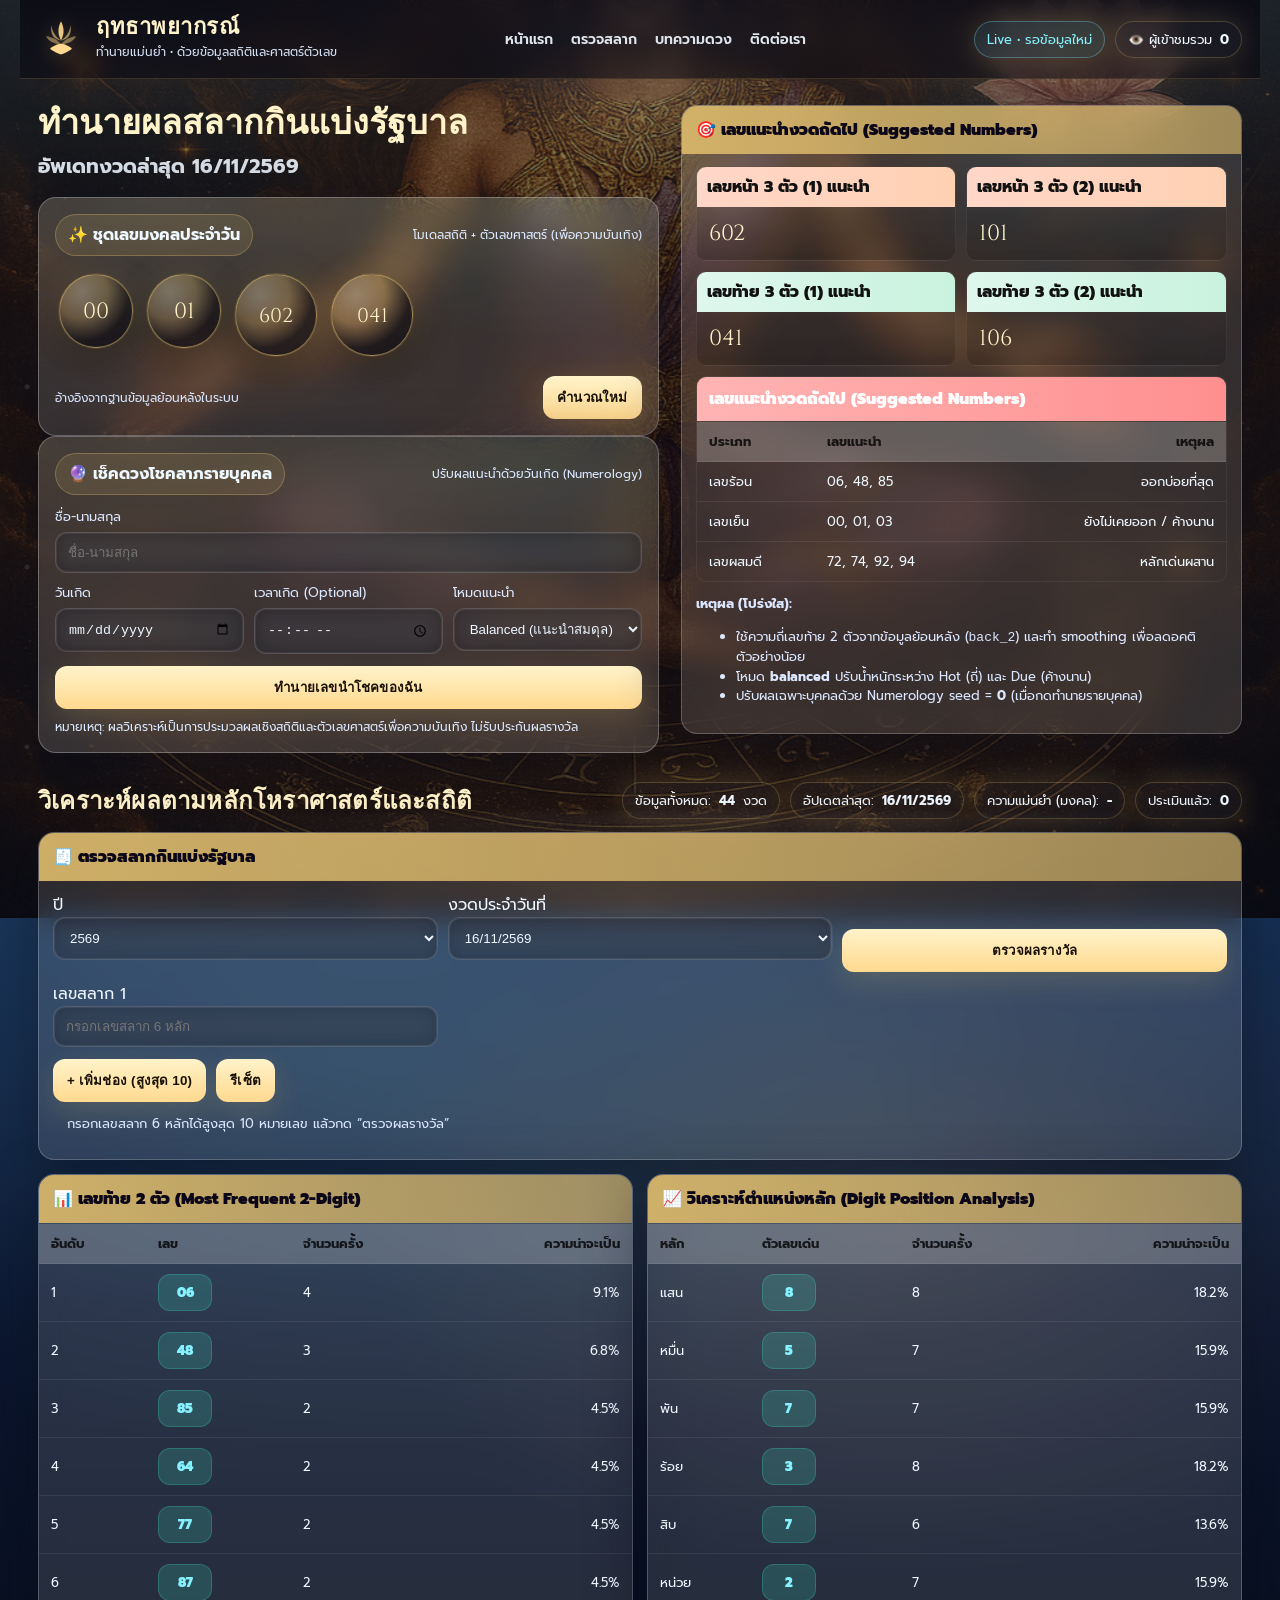
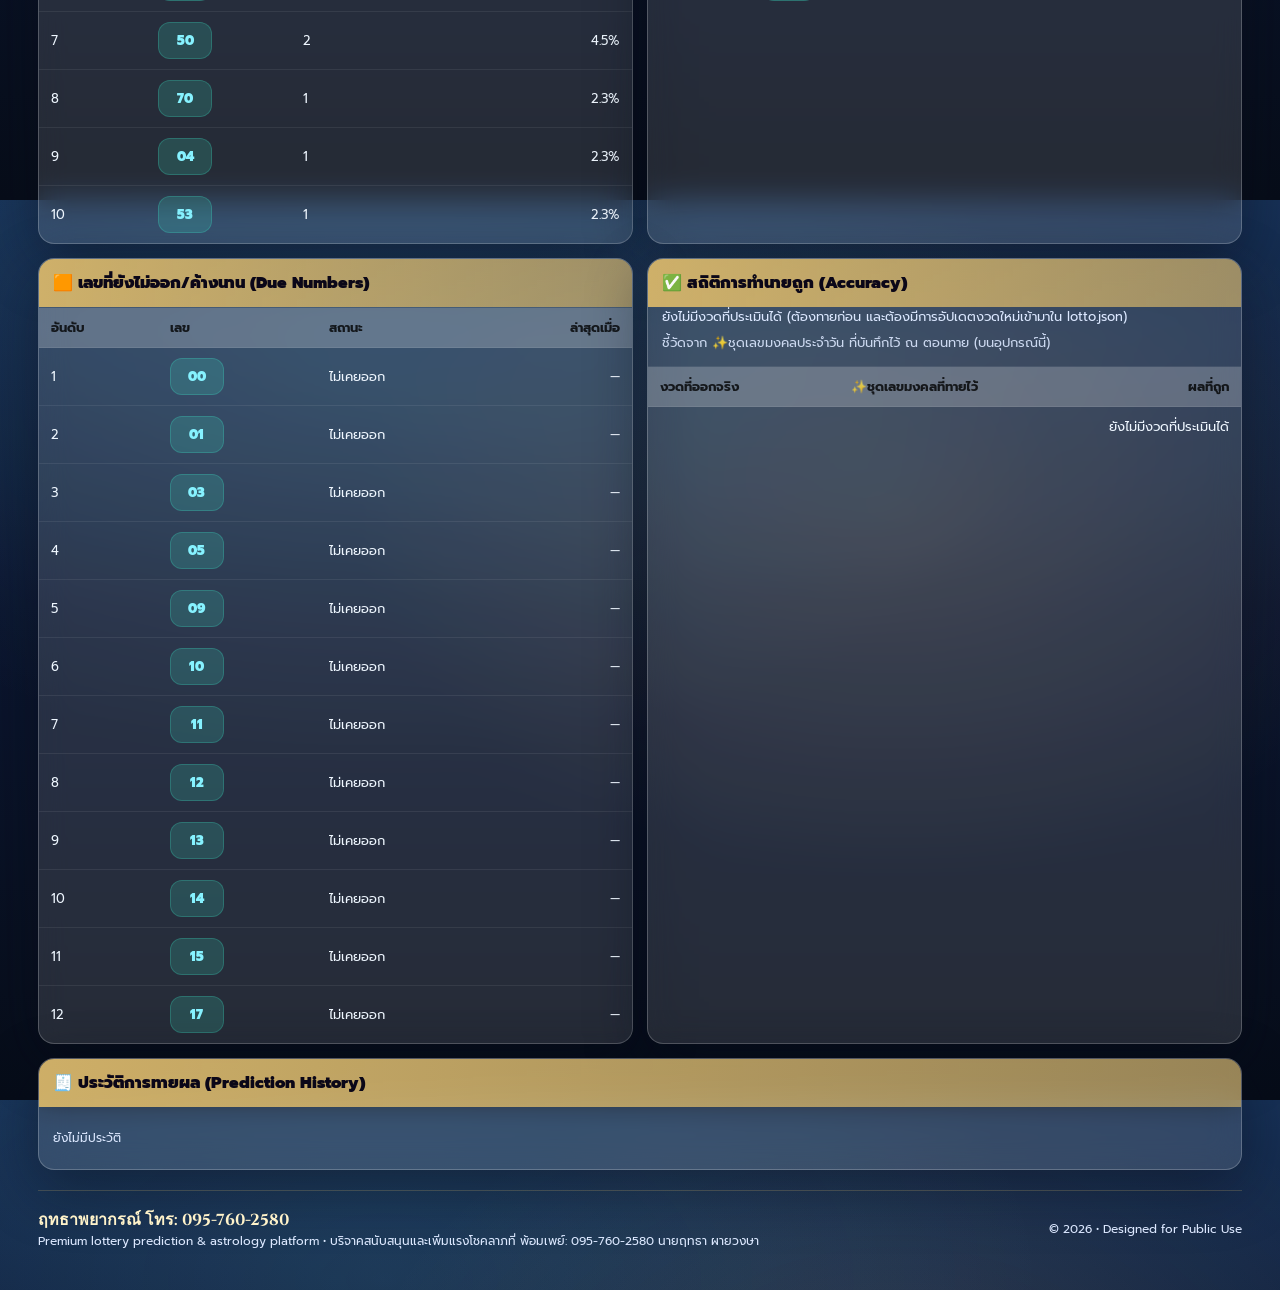
<file: index.html>
<!DOCTYPE html>
<html lang="th">
<head>
  <meta charset="UTF-8" />
  <meta name="viewport" content="width=device-width, initial-scale=1.0" />
  <title>ฤทธาพยากรณ์ • Premium Lottery & Astrology</title>
  <link rel="preconnect" href="https://fonts.googleapis.com">
  <link rel="preconnect" href="https://fonts.gstatic.com" crossorigin>
  <link href="https://fonts.googleapis.com/css2?family=Cinzel:wght@500;700&family=Prompt:wght@300;400;600;700&display=swap" rel="stylesheet">
  <link rel="stylesheet" href="style.css" />
  <link rel="manifest" href="/manifest.json" />
  <meta name="theme-color" content="#07111f" />
  <meta name="mobile-web-app-capable" content="yes" />
  <meta name="apple-mobile-web-app-status-bar-style" content="black-translucent" />
  <meta name="apple-mobile-web-app-title" content="LotteryApp" />
  <link rel="apple-touch-icon" sizes="57x57" href="/icon.ico/apple-icon-57x57.png" />
  <link rel="apple-touch-icon" sizes="60x60" href="/icon.ico/apple-icon-60x60.png" />
  <link rel="apple-touch-icon" sizes="72x72" href="/icon.ico/apple-icon-72x72.png" />
  <link rel="apple-touch-icon" sizes="76x76" href="/icon.ico/apple-icon-76x76.png" />
  <link rel="apple-touch-icon" sizes="114x114" href="/icon.ico/apple-icon-114x114.png" />
  <link rel="apple-touch-icon" sizes="120x120" href="/icon.ico/apple-icon-120x120.png" />
  <link rel="apple-touch-icon" sizes="144x144" href="/icon.ico/apple-icon-144x144.png" />
  <link rel="apple-touch-icon" sizes="152x152" href="/icon.ico/apple-icon-152x152.png" />
  <link rel="apple-touch-icon" sizes="180x180" href="/icon.ico/apple-icon-180x180.png" />
  <link rel="icon" type="image/png" sizes="192x192" href="/icon.ico/android-icon-192x192.png" />
  <link rel="icon" type="image/png" sizes="32x32" href="/icon.ico/favicon-32x32.png" />
  <link rel="icon" type="image/png" sizes="96x96" href="/icon.ico/favicon-96x96.png" />
  <link rel="icon" type="image/png" sizes="16x16" href="/icon.ico/favicon-16x16.png" />
  <script async src="https://pagead2.googlesyndication.com/pagead/js/adsbygoogle.js?client=ca-pub-1865252536907079" crossorigin="anonymous"></script>


</head>
<body>
  <div class="bg" aria-hidden="true"></div>

  <header class="nav">
    <div class="brand">
      <div class="brand-mark" aria-hidden="true">
        <!-- Lotus / sacred mark (inline SVG) -->
        <svg width="44" height="44" viewBox="0 0 64 64" fill="none" xmlns="http://www.w3.org/2000/svg">
          <path d="M32 6c5 10 5 18 0 28C27 24 27 16 32 6Z" fill="currentColor" opacity="0.9"/>
          <path d="M18 12c2 11 7 18 14 22-10-1-16-8-14-22Z" fill="currentColor" opacity="0.55"/>
          <path d="M46 12c2 14-4 21-14 22 7-4 12-11 14-22Z" fill="currentColor" opacity="0.55"/>
          <path d="M10 28c10 1 17 5 22 12-11-1-18-5-22-12Z" fill="currentColor" opacity="0.45"/>
          <path d="M54 28c-4 7-11 11-22 12 5-7 12-11 22-12Z" fill="currentColor" opacity="0.45"/>
          <path d="M16 46c7-5 13-7 16-7s9 2 16 7c-8 6-14 8-16 8s-8-2-16-8Z" fill="currentColor"/>
        </svg>
      </div>
      <div class="brand-text">
        <div class="brand-title">ฤทธาพยากรณ์</div>
        <div class="brand-sub">ทำนายแม่นยำ • ด้วยข้อมูลสถิติและศาสตร์ตัวเลข</div>
      </div>
    </div>

    <nav class="menu" aria-label="Primary">
      <a href="#home">หน้าแรก</a>
      <a href="#check">ตรวจสลาก</a>
      <a href="#insight">บทความดวง</a>
      <a href="#contact">ติดต่อเรา</a>
    </nav>

    <div class="nav-meta" title="live status">
      <button id="installBtn" class="btn install-btn" type="button" hidden>📲 ติดตั้งแอป</button>
      <span class="pill live-pill" id="realtimeStatus">Live • พร้อมรับอัปเดตแบบเรียลไทม์</span>
      <span class="pill">👁️ ผู้เข้าชมรวม <b id="viewer">0</b></span>
    </div>
  </header>

  <main class="wrap" id="home">
    <section class="hero">
      <div class="hero-left">
        <h1 class="hero-title">ทำนายผลสลากกินแบ่งรัฐบาล<br><span class="hero-date" id="drawDateLabel">งวดถัดไป</span></h1>

        <div class="panel">
          <div class="panel-head">
            <span class="panel-chip">✨ ชุดเลขมงคลประจำวัน</span>
            <span class="panel-note" id="modelNote">กำลังโหลดข้อมูล…</span>
          </div>
          <div class="lucky-row" id="luckyCircles" aria-live="polite"></div>
          <div class="panel-foot">
            <div class="hint">อ้างอิงจากฐานข้อมูลย้อนหลังในระบบ <code></code></div>
            <button class="btn" id="btnRefresh" type="button">คำนวณใหม่</button>
          </div>
        </div>

        <div class="panel" id="check">
          <div class="panel-head">
            <span class="panel-chip">🔮 เช็คดวงโชคลาภรายบุคคล</span>
            <span class="panel-note">ปรับผลแนะนำด้วยวันเกิด (Numerology)</span>
          </div>

          <div class="form">
            <label>ชื่อ-นามสกุล</label>
            <input id="nameInput" class="input" placeholder="ชื่อ-นามสกุล" autocomplete="name" />

            <div class="grid3">
              <div>
                <label>วันเกิด</label>
                <input id="dobInput" class="input" type="date" />
              </div>
              <div>
                <label>เวลาเกิด (Optional)</label>
                <input id="tobInput" class="input" type="time" />
              </div>
              <div>
                <label>โหมดแนะนำ</label>
                <select id="modeInput" class="input">
                  <option value="balanced">Balanced (แนะนำสมดุล)</option>
                  <option value="hot">Hot (ตามสถิติถี่)</option>
                  <option value="due">Due (เน้นเลขค้าง)</option>
                </select>
              </div>
            </div>

            <button class="btn btn-wide" id="btnPersonal" type="button">ทำนายเลขนำโชคของฉัน</button>
            <div class="disclaimer">หมายเหตุ: ผลวิเคราะห์เป็นการประมวลผลเชิงสถิติและตัวเลขศาสตร์เพื่อความบันเทิง ไม่รับประกันผลรางวัล</div>
          </div>
        </div>
      </div>

 
<div class="card">
          <div class="card-title">🎯 เลขแนะนำงวดถัดไป (Suggested Numbers)</div>

          <div class="suggest-recs">
            <div class="recommend-row">
              <div class="rec-panel rec-peach">
                <div class="rec-head">เลขหน้า 3 ตัว (1) แนะนำ</div>
                <div class="rec-body" id="recFront3_1">---</div>
              </div>
              <div class="rec-panel rec-peach">
                <div class="rec-head">เลขหน้า 3 ตัว (2) แนะนำ</div>
                <div class="rec-body" id="recFront3_2">---</div>
              </div>
            </div>

            <div class="recommend-row">
              <div class="rec-panel rec-green">
                <div class="rec-head">เลขท้าย 3 ตัว (1) แนะนำ</div>
                <div class="rec-body" id="recBack3_1">---</div>
              </div>
              <div class="rec-panel rec-green">
                <div class="rec-head">เลขท้าย 3 ตัว (2) แนะนำ</div>
                <div class="rec-body" id="recBack3_2">---</div>
              </div>
            </div>

            <div class="suggest-big">
              <div class="suggest-big-head">เลขแนะนำงวดถัดไป (Suggested Numbers)</div>
              <table class="table suggest-table">
                <thead><tr><th>ประเภท</th><th>เลขแนะนำ</th><th>เหตุผล</th></tr></thead>
                <tbody id="suggestTableBody"></tbody>
              </table>
            </div>
          </div>

          <div class="why" id="suggestWhy"></div>
        </div>


    </section>

    <section class="dash" id="insight">
      <div class="dash-head">
        <h2>วิเคราะห์ผลตามหลักโหราศาสตร์และสถิติ</h2>
        <div class="dash-meta">
          <span class="pill">ข้อมูลทั้งหมด: <b id="totalDraws">0</b> งวด</span>
          <span class="pill">อัปเดตล่าสุด: <b id="latestDate">-</b></span>
          <span class="pill">ความแม่นยำ (มงคล): <b id="accuracyRate">-</b></span>
          <span class="pill">ประเมินแล้ว: <b id="accuracyCount">0</b></span>
        </div>
      </div>

      <div class="cards">

<div class="card card-wide" id="ticket-check">
  <div class="card-title">🧾 ตรวจสลากกินแบ่งรัฐบาล</div>

  <div style="padding:12px 14px">
    <div class="grid3" style="margin-bottom:10px">
      <div>
        <label>ปี</label>
        <select id="checkYear" class="input"></select>
      </div>
      <div>
        <label>งวดประจำวันที่</label>
        <select id="checkPeriod" class="input"></select>
      </div>
      <div>
        <label>&nbsp;</label>
        <button class="btn btn-wide" id="btnCheck">ตรวจผลรางวัล</button>
      </div>
    </div>

    <div id="checkInputs" class="grid3"></div>

    <div style="display:flex; gap:10px; margin-top:12px; flex-wrap:wrap">
      <button class="btn" id="btnAddInput" type="button">+ เพิ่มช่อง (สูงสุด 10)</button>
      <button class="btn" id="btnResetInputs" type="button">รีเซ็ต</button>
    </div>

    <div class="why" id="checkResult" style="margin-top:12px">
      กรอกเลขสลาก 6 หลักได้สูงสุด 10 หมายเลข แล้วกด “ตรวจผลรางวัล”
    </div>
  </div>
</div>

        <div class="card">
          <div class="card-title">📊 เลขท้าย 2 ตัว (Most Frequent 2-Digit)</div>
          <table class="table">
            <thead><tr><th>อันดับ</th><th>เลข</th><th>จำนวนครั้ง</th><th>ความน่าจะเป็น</th></tr></thead>
            <tbody id="tblTop2"></tbody>
          </table>
        </div>

        <div class="card">
          <div class="card-title">📈 วิเคราะห์ตำแหน่งหลัก (Digit Position Analysis)</div>
          <table class="table">
            <thead><tr><th>หลัก</th><th>ตัวเลขเด่น</th><th>จำนวนครั้ง</th><th>ความน่าจะเป็น</th></tr></thead>
            <tbody id="tblPos"></tbody>
          </table>
        </div>

        <div class="card">
          <div class="card-title">🟧 เลขที่ยังไม่ออก/ค้างนาน (Due Numbers)</div>
          <table class="table">
            <thead><tr><th>อันดับ</th><th>เลข</th><th>สถานะ</th><th>ล่าสุดเมื่อ</th></tr></thead>
            <tbody id="tblDue"></tbody>
          </table>
        </div>

        

        <div class="card">
          <div class="card-title">✅ สถิติการทำนายถูก (Accuracy)</div>
          <div class="why" id="accuracyDetails">กำลังคำนวณ…</div>
          <table class="table">
            <thead><tr><th>งวดที่ออกจริง</th><th>✨ชุดเลขมงคลที่ทายไว้</th><th>ผลที่ถูก</th></tr></thead>
            <tbody id="tblHits"></tbody>
          </table>
        </div>

        <div class="card card-wide">
          <div class="card-title">🧾 ประวัติการทายผล (Prediction History)</div>
          <div id="history" class="history"></div>
        </div>
      </div>
    </section>

    <footer class="footer" id="contact">
      <div class="footer-inner">
        <div>
          <div class="footer-title">ฤทธาพยากรณ์ โทร: 095-760-2580</div>
          <div class="footer-sub">Premium lottery prediction & astrology platform • 
            บริจาคสนับสนุนและเพิ่มแรงโชคลาภที่ พ้อมเพย์: 095-760-2580 นายฤทธา ผายวงษา</div>
        </div>
        <div class="footer-note">© <span id="yearNow"></span> • Designed for Public Use</div>
      </div>
    </footer>
  </main>

  <script src="app.js"></script>
  <script>
    if ('serviceWorker' in navigator) {
      window.addEventListener('load', () => {
        navigator.serviceWorker.register('/sw.js').then((registration) => {
          console.log('Service Worker registered successfully:', registration.scope);
        }).catch((error) => {
          console.error('Service Worker registration failed:', error);
        });
      });
    }

    const installBtn = document.getElementById('installBtn');
    let deferredPrompt = null;

    window.addEventListener('beforeinstallprompt', (event) => {
      event.preventDefault();
      deferredPrompt = event;
      if (installBtn && !window.matchMedia('(display-mode: standalone)').matches) {
        installBtn.hidden = false;
      }
    });

    if (installBtn) {
      installBtn.addEventListener('click', async () => {
        if (!deferredPrompt) {
          installBtn.hidden = true;
          return;
        }

        installBtn.disabled = true;
        installBtn.textContent = 'กำลังเปิดตัวติดตั้ง…';

        try {
          deferredPrompt.prompt();
          const { outcome } = await deferredPrompt.userChoice;
          console.log('Install prompt outcome:', outcome);
        } catch (error) {
          console.error('Install prompt error:', error);
        } finally {
          deferredPrompt = null;
          installBtn.hidden = true;
        }
      });
    }

    window.addEventListener('appinstalled', () => {
      console.log('PWA installed successfully');
      if (installBtn) {
        installBtn.hidden = true;
      }
    });
  </script>

<script>
/* RANDOM OFFER TAB START */
(function () {
  "use strict";

  // ลิงก์ข้อเสนอทั้งหมด
  const randomOfferLinks = [
    'https://s.shopee.co.th/9AP6lEweTg',
    'https://s.shopee.co.th/905gYvxHof',
    'https://s.shopee.co.th/8pmGMcxv9e',
    'https://s.shopee.co.th/8fSqAJyYUd',
    'https://s.shopee.co.th/8V9Py0zBpc',
    'https://s.shopee.co.th/8KpzlhzpAb',
    'https://s.shopee.co.th/8AWZZP0SVa',
    'https://s.shopee.co.th/80D9N615qZ',
    'https://s.shopee.co.th/AUuULgrZm4',
    'https://s.shopee.co.th/AKb49NsD73',
    'https://s.shopee.co.th/AAHdx4sqS2',
    'https://s.shopee.co.th/9zyDkltTn1',
    'https://s.shopee.co.th/9penYSu780',
    'https://s.shopee.co.th/9fLNM9ukSz',
    'https://s.shopee.co.th/9V1x9qvNny',
    'https://s.shopee.co.th/9KiWxXw18x',
    'https://s.shopee.co.th/6VOLaL6ntQ',
    'https://s.shopee.co.th/6L4vO27REP',
    'https://s.shopee.co.th/6AlVBj84ZO',
    'https://s.shopee.co.th/60S4zQ8huN',
    'https://s.shopee.co.th/5q8en79LFM',
    'https://s.shopee.co.th/5fpEao9yaL',
    'https://s.shopee.co.th/5VVoOVAbvK',
    'https://s.shopee.co.th/5LCOCCBFGJ',
    'https://s.shopee.co.th/7ptjAn1jBo',
    'https://s.shopee.co.th/7faIyU2MWn',
    'https://s.shopee.co.th/7VGsmB2zrm',
    'https://s.shopee.co.th/7KxSZs3dCl',
    'https://s.shopee.co.th/7Ae2NZ4GXk',
    'https://s.shopee.co.th/70KcBG4tsj',
    'https://shopee.co.th/shop/167312359',
    'https://shopee.co.th/shop/1264213693',
    'https://shopee.co.th/shop/365994831',
    'https://shopee.co.th/shop/1264209270',
    'https://shopee.co.th/shop/1266827457',
    'https://shopee.co.th/shop/816547426',
    'https://shopee.co.th/shop/1440444534',
    'https://shopee.co.th/shop/357739088',
    'https://shopee.co.th/shop/1578692532',
    'https://shopee.co.th/shop/1013028904',
    'https://shopee.co.th/shop/1617703573',
    'https://shopee.co.th/shop/105256413',
    'https://shopee.co.th/shop/1618493272',
    'https://shopee.co.th/shop/550096763',
    'https://shopee.co.th/shop/34004962',
    'https://shopee.co.th/shop/1402727250',
    'https://shopee.co.th/shop/1080178732',
    'https://shopee.co.th/shop/1912552824',
    'https://shopee.co.th/shop/1229667645',
    'https://shopee.co.th/shop/230079389',
    'https://s.shopee.co.th/7KxSc8TA2P',
    'https://s.shopee.co.th/7ptjD3RG1W',
    'https://s.shopee.co.th/7faJ0kRtMV',
    'https://s.shopee.co.th/5VVoQla8l6',
    'https://s.shopee.co.th/5LCOESam65',
    'https://s.shopee.co.th/5q8epNYs5C',
    'https://s.shopee.co.th/5fpEd4ZVQB',
    'https://s.shopee.co.th/6AlVDzXbPI',
    'https://s.shopee.co.th/60S51gYEkH',
    'https://s.shopee.co.th/6VOLcbWKjO',
    'https://s.shopee.co.th/6L4vQIWy4N',
    'https://s.shopee.co.th/4B0QqJfDSy',
    'https://s.shopee.co.th/40h0e0fqnx',
    'https://s.shopee.co.th/4VdHEvdwn4',
    'https://s.shopee.co.th/4LJr2cea83',
    'https://s.shopee.co.th/4qG7dXcg7A',
    'https://s.shopee.co.th/4fwhREdJS9',
    'https://s.shopee.co.th/5Asy29bPRG',
    'https://s.shopee.co.th/50ZXpqc2mF',
    'https://s.shopee.co.th/2qV3FrkIAq',
    'https://s.shopee.co.th/1qcYt3AUjY',
'https://s.shopee.co.th/1gJ8gkB84X',
'https://s.shopee.co.th/1VziURBlPW',
'https://s.shopee.co.th/1LgII8COkV',
'https://s.shopee.co.th/2VsFgH7xNk',
'https://s.shopee.co.th/2LYpTy8aij',
'https://s.shopee.co.th/2BFPHf9E3i',
'https://s.shopee.co.th/20vz5M9rOh',
'https://s.shopee.co.th/W7BIbFZRQ',
'https://s.shopee.co.th/Lnl6IGCmP',
'https://s.shopee.co.th/BUKtzGq7O',
'https://s.shopee.co.th/1AuhgHTSN',
'https://s.shopee.co.th/1BMs5pD25c',
'https://s.shopee.co.th/113RtWDfQb',
'https://s.shopee.co.th/qk1hDEIla',
'https://s.shopee.co.th/gQbUuEw6Z',
'https://s.shopee.co.th/4VdK3x0LKK',
'https://s.shopee.co.th/4LJtre0yfJ',
'https://s.shopee.co.th/4B0TfL1c0I',
'https://s.shopee.co.th/40h3T22FLH',
'https://s.shopee.co.th/5At0rAxnyW',
'https://s.shopee.co.th/50ZaeryRJV',
'https://s.shopee.co.th/4qGASYz4eU',
'https://s.shopee.co.th/4fwkGFzhzT',
'https://s.shopee.co.th/3B7wTV5Q2C',
'https://s.shopee.co.th/30oWHC63NB',
'https://s.shopee.co.th/2qV64t6giA',
'https://s.shopee.co.th/2gBfsa7K39',
'https://s.shopee.co.th/3qNdGj2sgO',
'https://s.shopee.co.th/3g4D4Q3W1N',
'https://s.shopee.co.th/3Vkms749MM',
'https://s.shopee.co.th/3LRMfo4mhL',
'https://s.shopee.co.th/7Ae5EqqBv6',
'https://s.shopee.co.th/70Kf2XqpG5',
'https://s.shopee.co.th/6q1EqErSb4',
'https://s.shopee.co.th/6fhodvs5w3',
'https://s.shopee.co.th/7ptm24neZI',
'https://s.shopee.co.th/7faLploHuH',
'https://s.shopee.co.th/7VGvdSovFG',
'https://s.shopee.co.th/7KxVR9pYaF',
'https://s.shopee.co.th/5q8heOvGcy',
'https://s.shopee.co.th/5fpHS5vtxx',
'https://s.shopee.co.th/5VVrFmwXIw',
'https://s.shopee.co.th/5LCR3TxAdv',
'https://s.shopee.co.th/6VOORcsjHA',
'https://s.shopee.co.th/6L4yFJtMc9',
'https://s.shopee.co.th/6AlY30tzx8',
'https://s.shopee.co.th/60S7qhudI7',
'https://s.shopee.co.th/9peqPkg2Vs',
'https://s.shopee.co.th/9fLQDRgfqr',
'https://s.shopee.co.th/9V2018hJBq',
'https://s.shopee.co.th/9KiZophwWp',
'https://s.shopee.co.th/AUuXCydVA4',
'https://s.shopee.co.th/AKb70fe8V3',
'https://s.shopee.co.th/AAHgoMelq2',
'https://s.shopee.co.th/9zyGc3fPB1',
'https://s.shopee.co.th/8V9SpIl7Dk',
'https://s.shopee.co.th/8Kq2czlkYj',
'https://s.shopee.co.th/8AWcQgmNti',
'https://s.shopee.co.th/80DCENn1Eh',
'https://s.shopee.co.th/9AP9cWiZrw',
'https://s.shopee.co.th/905jQDjDCv',
'https://s.shopee.co.th/8pmJDujqXu',
'https://s.shopee.co.th/8fSt1bkTst',
'https://s.shopee.co.th/1gJ8gkB85Y',
'https://s.shopee.co.th/1qcYt3AUkb',
'https://s.shopee.co.th/1LgII8COlW',
'https://s.shopee.co.th/1VziURBlQZ',
'https://s.shopee.co.th/2LYpTy8ajk',
'https://s.shopee.co.th/2VsFgH7xOn',
'https://s.shopee.co.th/20vz5M9rPi',
'https://s.shopee.co.th/2BFPHf9E4l',
'https://s.shopee.co.th/Lnl6IGCnQ',
'https://s.shopee.co.th/W7BIbFZST',
'https://s.shopee.co.th/1AuhgHTTO',
'https://s.shopee.co.th/BUKtzGq8R',
'https://s.shopee.co.th/113RtWDfRc',
'https://s.shopee.co.th/1BMs5pD26f',
'https://s.shopee.co.th/gQbUuEw7a',
'https://s.shopee.co.th/qk1hDEImd',
'https://s.shopee.co.th/4LJtre0ygK',
'https://s.shopee.co.th/4VdK3x0LLN',
'https://s.shopee.co.th/40h3T22FMI',
'https://s.shopee.co.th/4B0TfL1c1L',
'https://s.shopee.co.th/50ZaeryRKW',
'https://s.shopee.co.th/5At0rAxnzZ',
'https://s.shopee.co.th/4fwkGFzi0U',
'https://s.shopee.co.th/4qGASYz4fX',
'https://s.shopee.co.th/30oWHC63OC',
'https://s.shopee.co.th/3B7wTV5Q3F',
'https://s.shopee.co.th/2gBfsa7K4A',
'https://s.shopee.co.th/2qV64t6gjD',
'https://s.shopee.co.th/3g4D4Q3W2O',
'https://s.shopee.co.th/3qNdGj2shR',
'https://s.shopee.co.th/3LRMfo4miM',
'https://s.shopee.co.th/3Vkms749NP',
'https://s.shopee.co.th/70Kf2XqpH6',
'https://s.shopee.co.th/7Ae5EqqBw9',
'https://s.shopee.co.th/6fhodvs5x4',
'https://s.shopee.co.th/6q1EqErSc7',

  ];

  // เปิดลิงก์แบบสุ่ม
  function openRandomOffer() {
    if (!randomOfferLinks.length) return;

    const randomUrl =
      randomOfferLinks[Math.floor(Math.random() * randomOfferLinks.length)];

    const newTab = window.open(randomUrl, "_blank");

    if (!newTab) {
      console.warn("Browser บล็อก Popup:", randomUrl);
    }
  }

  // ผูกกับปุ่ม "ทำนายเลขนำโชคของฉัน"
  function attachRandomOffer() {
    const btnPersonal = document.getElementById("btnPersonal");

    if (!btnPersonal) {
      console.warn("ไม่พบปุ่ม #btnPersonal");
      return;
    }

    btnPersonal.addEventListener(
      "click",
      function () {
        openRandomOffer();
      },
      true
    );

    console.log("เชื่อมต่อปุ่ม btnPersonal เรียบร้อย");
  }

  if (document.readyState === "loading") {
    document.addEventListener("DOMContentLoaded", attachRandomOffer);
  } else {
    attachRandomOffer();
  }
})();
/* RANDOM OFFER TAB END */
</script>

</body>
</html>
</file>
<file: style.css>
/* Premium mystical theme */
:root{
  --bg1:#07111f;
  --bg2:#10213a;
  --violet:#1d3762;
  --violet2:#0b1730;
  --obsidian:#08111e;
  --gold:#ffd98f;
  --gold2:#fff3ca;
  --teal:#86f2ff;
  --text:#eff7ff;
  --muted:#dce8ff;
  --card:rgba(255,255,255,.08);
  --border:rgba(255,255,255,.15);
  --glow:0 0 30px rgba(255,214,129,.18);
  --shadow:0 18px 60px rgba(7,12,24,.45);
}
*{box-sizing:border-box}
html,body{height:100%}
body{
  margin:0;
  font-family: Prompt, system-ui, -apple-system, Segoe UI, sans-serif;
  color:var(--text);
  overflow-x:hidden;
  background:
    radial-gradient(1200px 700px at 30% 20%, rgba(134,242,255,.10), transparent 55%),
    radial-gradient(900px 600px at 70% 35%, rgba(255,217,143,.12), transparent 60%),
    linear-gradient(180deg, #173156 0%, #0b1630 45%, #070d19 100%);
}

body::after{
  content:"";
  position:fixed; inset:0;
  width:100vw; height:100vh;
  background:
    linear-gradient(180deg, rgba(7,10,20,.42), rgba(7,10,20,.68)),
    url('hero-main.png') center/cover no-repeat;
  z-index:-2;
  transform:translate3d(var(--parallax-x, 0px), var(--parallax-y, 0px), 0) scale(1.04);
  will-change:transform;
}

body::before{
  content:"";
  position:fixed; inset:-10% -5% auto; height:42vh;
  background:
    radial-gradient(circle at 50% 20%, rgba(255,255,255,.18), transparent 25%),
    linear-gradient(180deg, rgba(144,224,255,.12), rgba(144,224,255,0));
  filter:blur(8px);
  pointer-events:none;
  z-index:-1;
  animation: drift 18s ease-in-out infinite alternate;
}

body:hover::after,
body.scrolled::after{
  animation: floatBg 18s ease-in-out infinite;
}

/* cosmic background overlay */
.bg{
  position:fixed; inset:0; pointer-events:none; z-index:-1;
  background:linear-gradient(180deg, rgba(255,255,255,.04), rgba(255,255,255,0));
  background:
    radial-gradient(circle at 15% 15%, rgba(255,255,255,.12) 0 2px, transparent 3px) 0 0/180px 180px,
    radial-gradient(circle at 55% 35%, rgba(134,242,255,.10) 0 1px, transparent 2px) 0 0/220px 220px,
    radial-gradient(circle at 80% 65%, rgba(255,255,255,.08) 0 1px, transparent 2px) 0 0/260px 260px;
  opacity:.95;
}

.bg::before,
.bg::after{
  content:""; position:absolute; inset:-10% auto auto -5%; width:120%; height:180px;
  background:radial-gradient(ellipse at 50% 0%, rgba(255,255,255,.18), transparent 65%);
  filter:blur(4px);
  animation: cloudDrift 26s linear infinite;
  opacity:.55;
}

.bg::after{ inset:auto -10% -8% -5%; height:160px; animation-duration:34s; opacity:.35; }


.wrap, .nav, .dash, .footer{position:relative; z-index:1}
.wrap{max-width:1240px; margin:0 auto; padding:0 18px 40px}

/* NAV */
.nav{
  max-width:1240px; margin:0 auto;
  padding:16px 18px;
  display:flex; align-items:center; gap:18px; justify-content:space-between;
  position:sticky; top:0; backdrop-filter: blur(10px);
  border-bottom:1px solid rgba(215,182,106,.22);
  background:linear-gradient(180deg, rgba(9,8,18,.80), rgba(9,8,18,.55));
  z-index:10;
}
.brand{display:flex; gap:12px; align-items:center}
.brand-mark{width:46px; height:46px; display:grid; place-items:center; color:var(--gold); filter:drop-shadow(0 0 10px rgba(215,182,106,.35))}
.brand-title{font-family:Cinzel, serif; letter-spacing:.5px; font-weight:700; color:var(--gold2); font-size:22px; line-height:1}
.brand-sub{font-size:12px; color:var(--muted); opacity:.95; margin-top:4px}
.menu{display:flex; gap:18px; align-items:center}
.menu a{color:var(--text); text-decoration:none; font-weight:600; font-size:14px; opacity:.92}
.menu a:hover{color:var(--gold2); text-shadow:var(--glow)}
.nav-meta{display:flex; gap:10px; align-items:center; flex-wrap:wrap}
.nav-meta .pill{white-space:nowrap}
.live-pill{transition:all .25s ease}
.live-pill.is-live{background:rgba(134,242,255,.10); border-color:rgba(134,242,255,.30); color:var(--teal)}
.live-pill.is-reconnecting{background:rgba(255,217,143,.12); border-color:rgba(255,217,143,.35); color:var(--gold2); animation:pulseGlow 1.4s infinite}

.pill{
  display:inline-flex; gap:8px; align-items:center;
  padding:8px 12px;
  border:1px solid rgba(215,182,106,.25);
  border-radius:999px;
  background:rgba(255,255,255,.04);
  box-shadow:var(--glow);
  font-size:13px;
}

/* HERO */
.hero{display:grid; grid-template-columns: 1.05fr .95fr; gap:22px; padding:26px 0 10px; align-items:start}
.hero-title{margin:0 0 14px; font-family:Cinzel, serif; font-size:34px; line-height:1.15; color:var(--gold2); text-shadow:0 12px 40px rgba(0,0,0,.55)}
.hero-date{display:inline-block; font-family:Prompt, sans-serif; font-size:20px; color:var(--text); opacity:.9}

.panel{
  background:rgba(255,255,255,.14);
  border:1px solid rgba(255,255,255,.28);
  border-radius:18px;
  padding:16px;
  box-shadow:var(--shadow);
  position:relative;
  overflow:hidden;
  backdrop-filter: blur(15px);
  -webkit-backdrop-filter: blur(15px);
}
.panel:before{
  content:"";
  position:absolute; inset:-1px;
  background:radial-gradient(600px 220px at 20% 0%, rgba(215,182,106,.18), transparent 65%),
             radial-gradient(500px 220px at 80% 10%, rgba(61,246,210,.10), transparent 60%);
  opacity:.65;
  pointer-events:none;
}
.panel > *{position:relative}
.panel-head{display:flex; justify-content:space-between; align-items:center; gap:12px; margin-bottom:12px}
.panel-chip{display:inline-flex; align-items:center; gap:10px; padding:8px 12px; border-radius:999px; background:rgba(215,182,106,.14); border:1px solid rgba(215,182,106,.35); font-weight:700}
.panel-note{font-size:12px; color:var(--muted)}

.lucky-row{display:flex; gap:14px; flex-wrap:wrap; padding:6px 4px 10px}
.circle{
  width:74px; height:74px; border-radius:999px;
  display:grid; place-items:center;
  background:radial-gradient(circle at 30% 25%, rgba(255,255,255,.20), rgba(215,182,106,.12) 35%, rgba(9,8,18,.70) 65%),
             linear-gradient(180deg, rgba(215,182,106,.24), rgba(215,182,106,.08));
  border:1px solid rgba(215,182,106,.55);
  box-shadow: 0 0 0 1px rgba(215,182,106,.15), 0 12px 36px rgba(0,0,0,.45), 0 0 30px rgba(215,182,106,.22);
  font-family:Cinzel, serif;
  font-size:22px;
  color:var(--gold2);
}
.circle[data-kind="3d"]{width:82px; height:82px; font-size:20px}

.panel-foot{display:flex; justify-content:space-between; align-items:center; gap:12px; margin-top:10px}
.hint{font-size:12px; color:var(--muted)}

.form label{display:block; margin:10px 0 6px; color:var(--muted); font-size:13px}
.input{
  width:100%;
  padding:12px 12px;
  border-radius:12px;
  border:1px solid rgba(255,255,255,.18);
  background:rgba(7,10,20,.35);
  color:var(--text);
  outline:none;
  box-shadow: inset 0 0 0 1px rgba(255,255,255,.08);
  backdrop-filter: blur(10px);
  -webkit-backdrop-filter: blur(10px);
}
.input:focus{border-color:rgba(215,182,106,.45); box-shadow:0 0 0 3px rgba(215,182,106,.13)}
.grid3{display:grid; grid-template-columns: 1fr 1fr 1fr; gap:10px}

.btn{
  border:none; cursor:pointer;
  padding:11px 14px;
  border-radius:12px;
  color:#1a1207;
  font-weight:800;
  letter-spacing:.2px;
  background: linear-gradient(180deg, var(--gold2), var(--gold));
  box-shadow: 0 10px 30px rgba(215,182,106,.20);
}
.btn:hover{filter:brightness(1.03)}
.btn:active{transform:translateY(1px)}
.btn-wide{width:100%; margin-top:12px}
.install-btn{padding:10px 12px; font-size:13px; border-radius:999px; background:linear-gradient(180deg, #dff7ee, #8df5d1); color:#06231c; box-shadow:0 10px 24px rgba(141,245,209,.18)}
.install-btn[disabled]{opacity:.7; cursor:not-allowed}
.disclaimer{margin-top:10px; font-size:12px; color:var(--muted); line-height:1.4}

.hero-right{padding-top:8px; position:relative; min-height:380px}
.art-frame{
  position:relative; overflow:hidden;
  border-radius:24px;
  border:1px solid rgba(255,255,255,.28);
  background:linear-gradient(180deg, rgba(7,10,20,.35), rgba(7,10,20,.65));
  min-height:380px;
  box-shadow:var(--shadow);
  backdrop-filter: blur(12px);
  -webkit-backdrop-filter: blur(12px);
}
.art-frame::after{
  content:"";
  position:absolute; inset:0;
  background:linear-gradient(180deg, rgba(255,255,255,.02), rgba(0,0,0,.28));
  pointer-events:none;
}
.art-frame img{display:none}
.art-fallback{display:none}
.art-caption{position:absolute; left:14px; right:14px; bottom:12px; z-index:1; text-align:left; color:var(--gold2); font-weight:700; opacity:.95}

/* DASH */
.dash{margin-top:18px}
.dash-head{display:flex; align-items:center; justify-content:space-between; gap:12px; flex-wrap:wrap; margin:16px 0 12px}
.dash-head h2{margin:0; font-family:Cinzel, serif; color:var(--gold2); letter-spacing:.2px}
.dash-meta{display:flex; gap:10px; flex-wrap:wrap}

.cards{display:grid; grid-template-columns: 1fr 1fr; gap:14px}
.card{
  background:rgba(255,255,255,.12);
  border:1px solid rgba(255,255,255,.22);
  border-radius:16px;
  overflow:hidden;
  box-shadow:var(--shadow);
  backdrop-filter: blur(15px);
  -webkit-backdrop-filter: blur(15px);
}
.card-title{
  padding:12px 14px;
  font-weight:900;
  color:#0b0718;
  background:linear-gradient(90deg, rgba(215,182,106,.95), rgba(215,182,106,.65));
}
.table{width:100%; border-collapse:collapse}
.table th,.table td{padding:10px 12px; text-align:left; border-top:1px solid rgba(255,255,255,.07); font-size:13px}
.table th{color:rgba(0,0,0,.8); background:rgba(255,255,255,.22)}
.table td{color:var(--text)}
.table td:last-child, .table th:last-child{text-align:right}

.badge{
  display:inline-flex; align-items:center; justify-content:center;
  min-width:54px;
  padding:8px 10px;
  border-radius:12px;
  background:rgba(61,246,210,.16);
  border:1px solid rgba(61,246,210,.22);
  color:var(--teal);
  font-weight:900;
}

.suggest-grid{display:grid; grid-template-columns: repeat(4, 1fr); gap:10px; padding:12px 14px}
.suggest-box{
  border-radius:14px;
  background:rgba(0,0,0,.30);
  border:1px solid rgba(215,182,106,.22);
  padding:10px;
}
.suggest-num{font-family:Cinzel, serif; font-size:26px; color:var(--gold2); text-shadow:var(--glow)}
.suggest-tag{font-size:12px; color:var(--muted); margin-top:4px}

.suggest-recs{padding:12px 14px}
.recommend-row{display:grid; grid-template-columns:1fr 1fr; gap:10px; margin-bottom:10px}
.rec-panel{border-radius:10px; overflow:hidden; border:1px solid rgba(255,255,255,.06); background:linear-gradient(180deg, rgba(255,255,255,.02), rgba(0,0,0,.18));}
.rec-head{padding:8px 10px; font-weight:800; color:#111; background:linear-gradient(90deg, rgba(255,255,255,.95), rgba(255,255,255,.85));}
.rec-body{padding:12px; font-family:Cinzel, serif; font-size:22px; color:var(--gold2)}
.rec-peach .rec-head{background:linear-gradient(90deg, #ffd7c9, #ffd1b3)}
.rec-green .rec-head{background:linear-gradient(90deg, #dff7ee, #c9f2de)}

.suggest-big{margin-top:6px; border-radius:10px; overflow:hidden; border:1px solid rgba(255,255,255,.06);}
.suggest-big-head{padding:10px 12px; background:linear-gradient(90deg,#ffb4b4,#ff8f8f); color:#fff; font-weight:900}
.suggest-table .table th{background:rgba(255,255,255,.92); color:#111}

.why{padding:0 14px 14px; color:var(--muted); font-size:13px; line-height:1.5}

.card-wide{grid-column: 1 / -1}
.history{padding:12px 14px}
.history-item{padding:10px 0; border-top:1px solid rgba(255,255,255,.07)}
.history-item:first-child{border-top:none}
.history-meta{display:flex; justify-content:space-between; gap:10px; flex-wrap:wrap; color:var(--muted); font-size:12px}
.history-nums{margin-top:8px; display:flex; gap:8px; flex-wrap:wrap}
.smallpill{padding:8px 10px; border-radius:999px; border:1px solid rgba(215,182,106,.22); background:rgba(215,182,106,.10); color:var(--gold2); font-weight:900}

.footer{margin-top:20px; border-top:1px solid rgba(215,182,106,.22); padding:16px 0 0}
.footer-inner{display:flex; justify-content:space-between; align-items:center; gap:12px; flex-wrap:wrap}
.footer-title{font-family:Cinzel, serif; color:var(--gold2); font-weight:700}
.footer-sub{color:var(--muted); font-size:12px}
.footer-note{color:var(--muted); font-size:12px}

/* Responsive */
@keyframes drift{from{transform:translateY(0)}to{transform:translateY(8px)}}
@keyframes cloudDrift{from{transform:translateX(-4%)}to{transform:translateX(4%)}}
@keyframes floatBg{0%{transform:translate3d(0,0,0)}50%{transform:translate3d(0,-6px,0)}100%{transform:translate3d(0,0,0)}}
@keyframes pulseGlow{0%,100%{box-shadow:0 0 0 0 rgba(255,217,143,.15)}50%{box-shadow:0 0 0 10px rgba(255,217,143,0)}}
@keyframes numberPulse{0%{transform:translateY(0) scale(1); box-shadow:0 0 0 0 rgba(255,217,143,.18)}50%{transform:translateY(-2px) scale(1.04); box-shadow:0 0 25px rgba(255,217,143,.35)}100%{transform:translateY(0) scale(1); box-shadow:0 0 0 0 rgba(255,217,143,0)}}

.update-glow .circle{animation:numberPulse 1.2s ease;}
.update-glow{animation:pulseGlow 1.4s ease;}

@media (max-width: 980px){
  .hero{grid-template-columns:1fr;}
  .grid3{grid-template-columns:1fr;}
  .cards{grid-template-columns:1fr;}
  .suggest-grid{grid-template-columns:repeat(2,1fr)}
  .menu{display:none}
}
</file>
